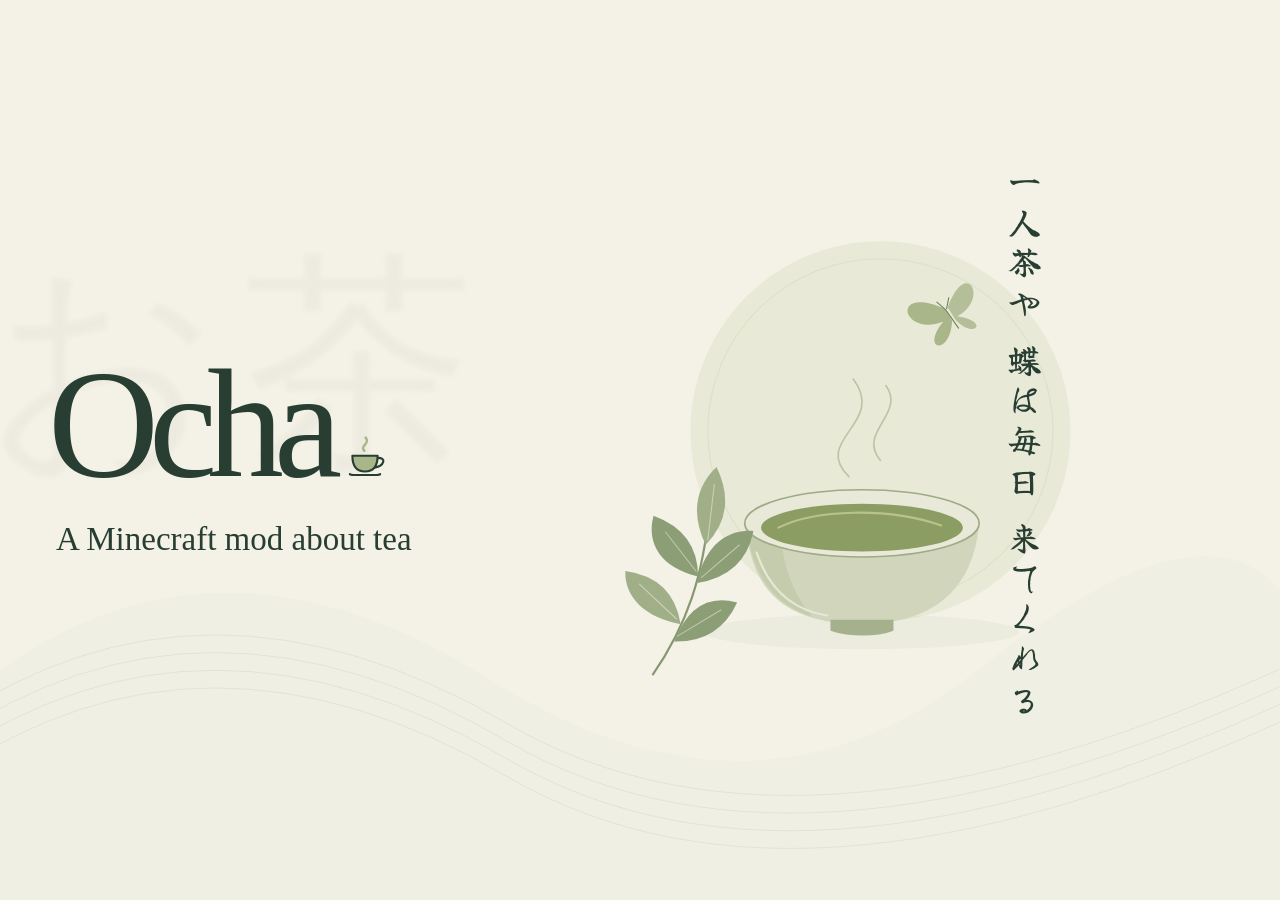
<file: docs/index.html>
<!DOCTYPE html>
<html lang="en">
<head>
    <meta charset="UTF-8">
    <meta name="viewport" content="width=device-width">
    <meta name="text-scale" content="scale">
    <title>Ocha — A Minecraft mod about Tea</title>
    <meta name="description" content="Ocha — a Minecraft mod about tea.">
    <link rel="icon" type="image/svg+xml" href="assets/tea-cup.svg">
    <meta name="theme-color" content="#f4f1e7">
    <meta name="color-scheme" content="light" />
    <link rel="stylesheet" href="styles.css">
</head>
<body>
    <div class="page">
        <img class="landscape" src="assets/landscape.svg" alt="Soft green hills traced with gently flowing contour lines.">
        <div class="wrap">
            <main>
                <section class="hero" aria-labelledby="title">
                    <div class="intro">
                        <h1 id="title"><span class="title-ghost" lang="ja" aria-hidden="true">お茶</span>Ocha<img class="tea-logo" src="assets/tea-cup.svg" alt="A steaming green teacup on a saucer."></h1>
                        <p class="subtitle">A Minecraft mod about tea</p>
                    </div>
                    <div class="tea-scene">
                        <img class="tea-art" src="assets/tea-scene.svg" alt="A steaming bowl of green tea beside a leafy tea branch, with a butterfly hovering against a pale sun.">
                        <p class="poem" lang="ja">一人茶や 蝶は毎日 来てくれる</p>
                    </div>
                </section>
            </main>
        </div>
    </div>
</body>
</html>
</file>
<file: docs/styles.css>
/* Small modern reset; unlayered component styles take precedence.
   Adapted from https://www.joshwcomeau.com/css/custom-css-reset/ */
@layer reset {
    *, *::before, *::after { box-sizing: border-box; }

    /* Keep native dialog centering and list indentation intact. */
    body, h1, h2, h3, h4, h5, h6, p, figure, blockquote, dl, dd { margin: 0; }
    body { line-height: 1.5; }

    img, picture, video, canvas, svg { display: block; max-width: 100%; }
    img, video { height: auto; }

    input, button, textarea, select { font: inherit; }
    p, h1, h2, h3, h4, h5, h6 { overflow-wrap: break-word; }
}

/* Haiku-only subset from Google Fonts; license: assets/fonts/OFL-Yuji.txt.
   Regenerate this subset if the poem gains new characters. */
@font-face {
    font-family: "Yuji Mai";
    src: url("assets/fonts/yuji-mai-haiku.woff2") format("woff2");
    font-style: normal;
    font-weight: 400;
    font-display: swap;
    unicode-range: U+20, U+304F, U+3066, U+306F, U+3084, U+308B-308C, U+4E00, U+4EBA, U+65E5, U+6765, U+6BCE, U+8336, U+8776;
}

@font-face {
    font-family: "Yuji Boku";
    src: url("assets/fonts/yuji-boku-haiku.woff2") format("woff2");
    font-style: normal;
    font-weight: 400;
    font-display: swap;
    unicode-range: U+20, U+304F, U+3066, U+306F, U+3084, U+308B-308C, U+4E00, U+4EBA, U+65E5, U+6765, U+6BCE, U+8336, U+8776;
}

@font-face {
    font-family: "Yuji Syuku";
    src: url("assets/fonts/yuji-syuku-haiku.woff2") format("woff2");
    font-style: normal;
    font-weight: 400;
    font-display: swap;
    unicode-range: U+20, U+304F, U+3066, U+306F, U+3084, U+308B-308C, U+4E00, U+4EBA, U+65E5, U+6765, U+6BCE, U+8336, U+8776;
}

:root {
    color-scheme: light;
    --paper: #f4f1e7;
    --ink: #283e32;
    --green: #73815a;
}

body {
    background: var(--paper);
    color: var(--ink);
    font-family: "Segoe UI", Helvetica, Arial, sans-serif;
    -webkit-font-smoothing: antialiased;
}
::selection { background: #d4ddbc; color: var(--ink); }
.page { position: relative; isolation: isolate; overflow: hidden; min-height: 100svh; }
.landscape {
    position: absolute;
    z-index: -1;
    inset: auto 0 0;
    width: 100%;
    height: 54%;
    pointer-events: none;
}
.wrap { width: min(1240px, calc(100% - 112px)); margin-inline: auto; }
.hero {
    display: grid;
    grid-template-columns: 1fr 1fr;
    align-items: center;
    gap: 30px;
    min-height: 100svh;
    padding-block: 64px 74px;
}
.intro { position: relative; z-index: 1; }
.tea-logo { display: inline-block; width: 42px; height: 42px; margin-left: 12px; vertical-align: baseline; }
h1 {
    position: relative;
    isolation: isolate;
    margin: 20px 0 15px -8px;
    font-family: Georgia, "Times New Roman", serif;
    font-size: clamp(100px, 12vw, 174px);
    font-weight: 400;
    line-height: 1;
    letter-spacing: -.065em;
}
.title-ghost {
    position: absolute;
    z-index: -1;
    top: -0.42em;
    left: -0.27em;
    color: var(--green);
    opacity: .042;
    font-family: "Yu Mincho", "Hiragino Mincho ProN", "Noto Serif CJK JP", serif;
    font-size: 1.5em;
    letter-spacing: .1em;
    white-space: nowrap;
    pointer-events: none;
    user-select: none;
    filter: blur(2px);
}
.subtitle { margin: 0; font-family: Georgia, "Times New Roman", serif; font-size: clamp(24px, 3vw, 33px); line-height: 1.4; }
.tea-scene {
    position: relative;
    isolation: isolate;
    container-type: inline-size;
    min-width: 0;
    width: 100%;
    aspect-ratio: 605 / 600;
}
/* The illustration intentionally extends beyond its composition container. */
.tea-art { position: absolute; z-index: 0; width: 110%; max-width: none; height: 100%; top: 4%; left: -14%; }
.poem {
    position: absolute;
    z-index: 1;
    right: 30%;
    top: .333333%;
    margin: 0;
    writing-mode: vertical-rl;
    white-space: nowrap;
    font-family: "Yuji Mai", "Yu Mincho", "Hiragino Mincho ProN", "Noto Serif CJK JP", serif;
    font-size: 5.785124cqw;
    letter-spacing: .23em;
    line-height: 1.8;
}

@media (max-width: 800px) {
    .wrap { width: calc(100% - 56px); }
    .hero { gap: 0; padding-block: 50px; }
}
@media (max-width: 600px) {
    .wrap { width: calc(100% - 48px); }
    .hero {
        grid-template-columns: minmax(0, 1fr);
        justify-items: center;
        align-content: center;
        gap: 40px;
        padding-block: 72px 40px;
    }
    .intro { width: 100%; text-align: center; }
    h1 { display: inline-block; margin-inline: 0; font-size: clamp(88px, 26vw, 112px); }
    .title-ghost { left: 50%; transform: translateX(-50%); }
    .subtitle { font-size: clamp(20px, 5.5vw, 24px); }
    .tea-scene { width: min(100%, 420px); }
    /* Shift artwork and verse together to center their visible bounds. */
    .tea-art { left: 2%; }
    .poem { right: 14%; }
}
</file>
